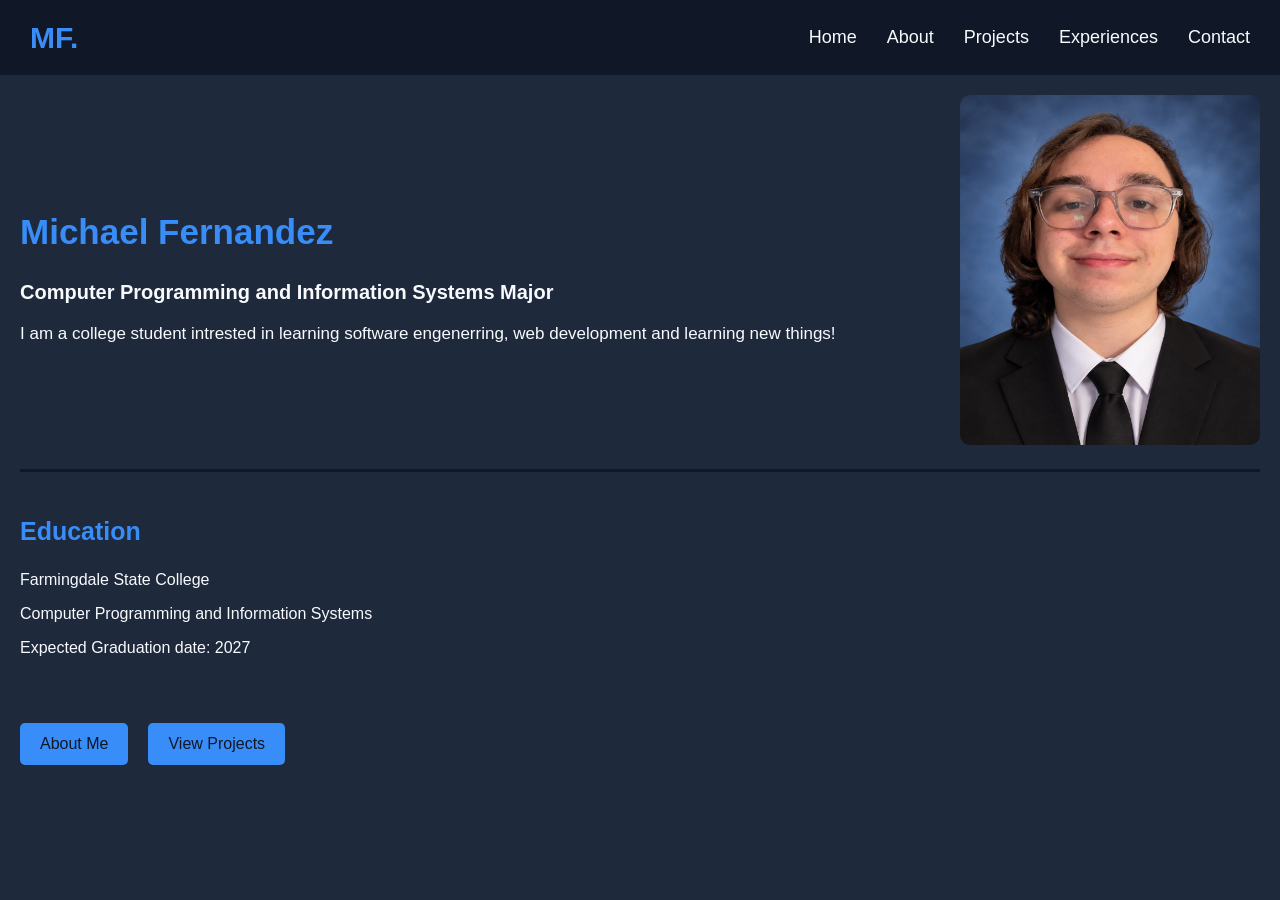
<file: index.html>
<!DOCTYPE html>
<html lang="en">
<head>
    <meta charset="UTF-8">
    <meta name="viewport" content="width=device-width, initial-scale=1.0">
    <title>Michael Fernandez's Portfolio</title>
    <!-- Link your CSS file below -->
    <link rel="stylesheet" href="styles.css">
</head>
<body>
     <!-- Navigation bar used to move between the five portfolio pages -->
    <nav class = "navBar" >  
        <ul>
            <li class = "logo">MF.</li>
            <li> <a href="index.html">Home</a></li>
            <li><a href = "about.html">About</a></li>
            <li><a href = "projects.html">Projects</a></li>    
            <li><a href = "experiences.html">Experiences</a></li>    
            <li><a href = "contact.html">Contact</a></li>    
        </ul>    
    </nav>

    <!-- Main content of the homepage -->
    <main>
    <!-- A little introduction about myself-->
     <section class = "intro">
        <div class = "introText">
            <h1 class = "title">Michael Fernandez</h1>
            <h3>Computer Programming and Information Systems Major</h3>
            <p>I am a college student intrested in learning software engenerring, web development and learning new things!</p>
        </div>

        <!-- A professional photo of myself-->
        <div class = "yearbookPhoto">
            <img src = "images/yearbookPhoto.png" alt ="photo of me" width = "300" height = "350">
        </div>
     </section>
     
     <!-- A small section for my education-->
     <section class = "education">
        <h3> Education</h3>
        <p>Farmingdale State College</p>
        <p>Computer Programming and Information Systems</p>
        <p>Expected Graduation date: 2027</p>
    </section>

    <!-- Buttons that link to other pages-->
    <section class="buttons">
        <a href="about.html" class="button">About Me</a>
        <a href="projects.html" class="button">View Projects</a>
    </section>
    <!-- Link your JS file below -->
    <script src="script.js"></script>
    </main>
</body>
</html>
</file>
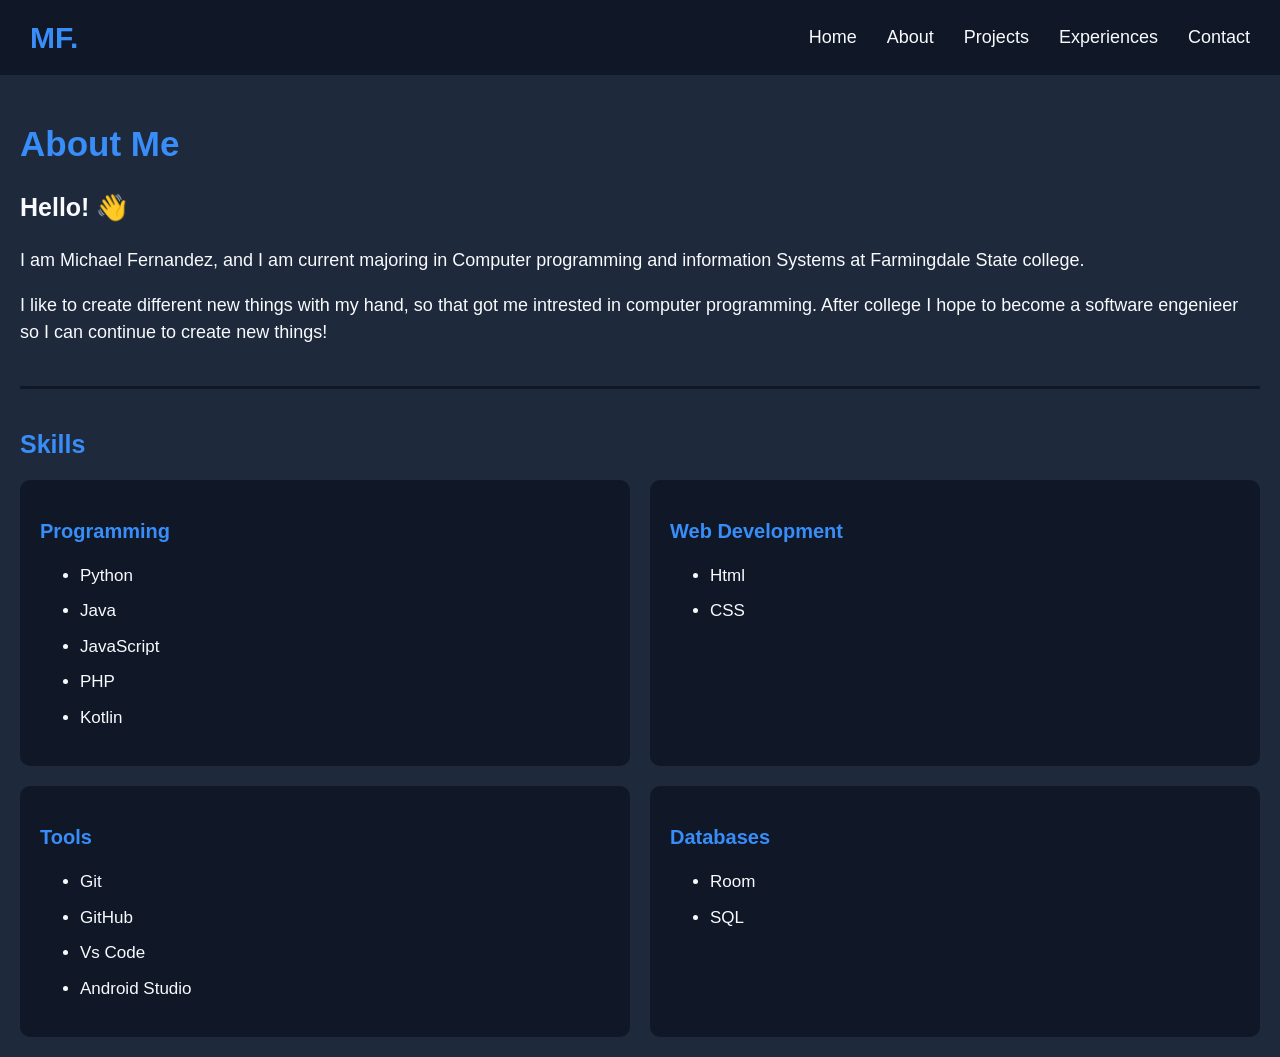
<file: about.html>
<!DOCTYPE html>
<html lang="en">
<head>
    <meta charset="UTF-8">
    <meta name="viewport" content="width=device-width, initial-scale=1.0">
    <title>Michael Fernandez's Portfolio</title>
    <!-- Link your CSS file below -->
    <link rel="stylesheet" href="styles.css">
</head>
<body>
     <!-- Navigation bar used to move between the five portfolio pages -->
     <nav class = "navBar" >  
        <ul>
            <li class = logo>MF.</li>
            <li> <a href="index.html">Home</a></li>
            <li><a href = "about.html">About</a></li>
            <li><a href = "projects.html">Projects</a></li>    
            <li><a href = "experiences.html">Experiences</a></li>    
            <li><a href = "contact.html">Contact</a></li>    
        </ul>    
    </nav>

    <!-- Main content of the About page -->
    <main>

    <!-- Introduction about myself -->
     <section class="aboutMe">
        <h1 class = "title">About Me</h1>
        <h3>Hello! 👋</h3>
        <p>I am Michael Fernandez, and I am current majoring in Computer programming and information Systems at Farmingdale State college.</p> 
        <p>I like to create different 
            new things with my hand, so that got me intrested in computer programming. After college I hope to become a software engenieer so I can continue to create 
            new things!
        </p>
    </section>

    <!-- Section that highlight my skills in cards -->
    <section class = "skills">
        
        <h2>Skills</h2>

        <div class = "skillsContainer">
            <!-- Card for my Programming skills -->
            <div class = "skillsCategory">
                <h3>Programming</h3>
                <ul>
                    <li>Python</li>
                    <li>Java</li>
                    <li>JavaScript</li>
                    <li>PHP</li>
                    <li>Kotlin</li>
                </ul>
            </div>
        
            <!-- Card for my Webdev Skills -->
        <div class = "skillsCategory">
                <h3>Web Development</h3>
                <ul>
                    <li>Html</li>
                    <li>CSS</li>
                </ul>
            </div>
        
            <!-- Card for tools I have used -->
        <div class = "skillsCategory">
                <h3>Tools</h3>
                <ul>
                    <li>Git</li>
                    <li>GitHub</li>
                    <li>Vs Code</li>
                    <li>Android Studio</li>
                </ul>
            </div>
        
            <!-- Card for databases I have used -->
        <div class = "skillsCategory">
                <h3>Databases</h3>
                <ul>
                    <li>Room</li>
                    <li>SQL</li>
                </ul>
            </div>
        </div>
    
    </section>
    </main>
    <!-- Link your JS file below -->
    <script src="script.js"></script>
    
</body>
</html>
</file>
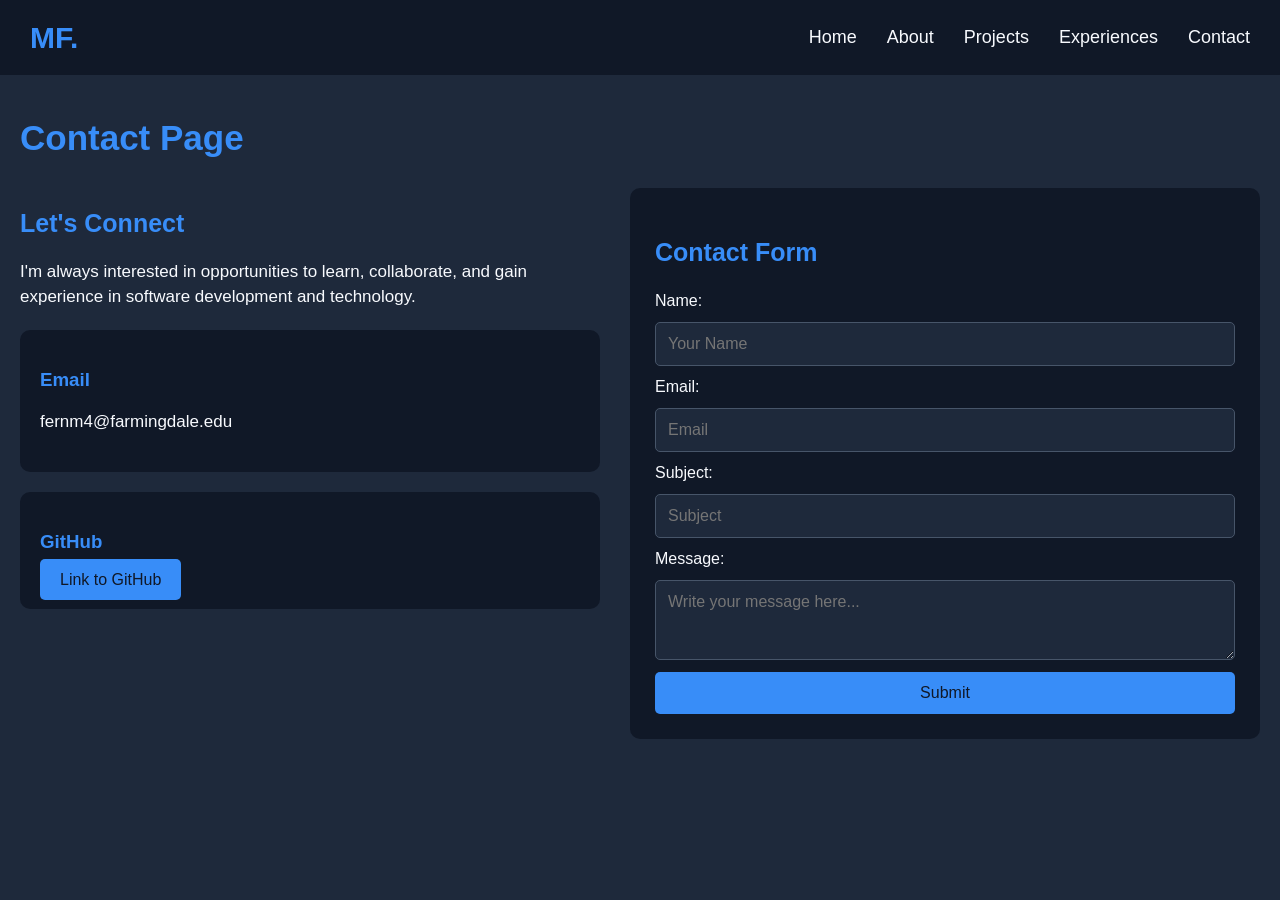
<file: contact.html>
<!DOCTYPE html>
<html lang="en">
<head>
    <meta charset="UTF-8">
    <meta name="viewport" content="width=device-width, initial-scale=1.0">
    <title>Michael Fernandez's Portfolio</title>
    <!-- Link your CSS file below -->
    <link rel="stylesheet" href="styles.css">
</head>
<body>
     <!-- Navigation bar used to move between the five portfolio pages -->
     <nav class = "navBar" >  
        <ul>
            <li class = logo>MF.</li>
            <li> <a href="index.html">Home</a></li>
            <li><a href = "about.html">About</a></li>
            <li><a href = "projects.html">Projects</a></li>    
            <li><a href = "experiences.html">Experiences</a></li>    
            <li><a href = "contact.html">Contact</a></li>    
        </ul>    
    </nav>

    <!-- Main content of the Contact page -->
    <main>

    <h1 class = "title">Contact Page</h1>

    <section class = "contactContainer">
        <!-- displays short intro about me  -->
        <div class = contactInfo>

            <h2>Let's Connect</h2>
            <p>I'm always interested in opportunities to learn, collaborate, and gain experience in software development and technology.</p>
        
        <!-- Card for my email -->
        <div class = "contactCard">

            <h3>Email</h3>
            <p>fernm4@farmingdale.edu</p>
        </div>
        <!-- Card for my GitHub link -->
        <div class = "contactCard">
            <h3>GitHub</h3>
            <a class = "button" href = "https://github.com/fernm4-hash" target="_blank" rel="noopener noreferrer"> Link to GitHub</a>
        </div>

        </div>


        <!-- Contact Form Section -->
        <section class = "contactFormSection">
            <h3>Contact Form</h3>
            <form class = "contactForm">

                <!-- Place where users can leave their name -->
                <label for="name">Name:</label>
                <input type="text" id="name" name="name" placeholder="Your Name" required>

                <!-- Email Line -->
                <label for="email">Email:</label>
                <input type="email" id="email" name="email" placeholder="Email" required>

                <!-- Subject Line -->
                <label for = "subject">Subject:</label>
                <input type="text" id="subject" name="subject" placeholder="Subject" required>

                <!-- Text area where users can write their message -->
                <label for = "message">Message:</label>
                <textarea name = "message" id = "message" cols = "50" rows = "3" placeholder="Write your message here..." required></textarea>

                <!-- submit button -->
                <button type = "submit">Submit</button>
            </form>
        </section>
    </section>
    </main>

    <!-- Link your JS file below and handles the form submission -->
    <script src="script.js"></script>
    
</body>
</html>
</file>
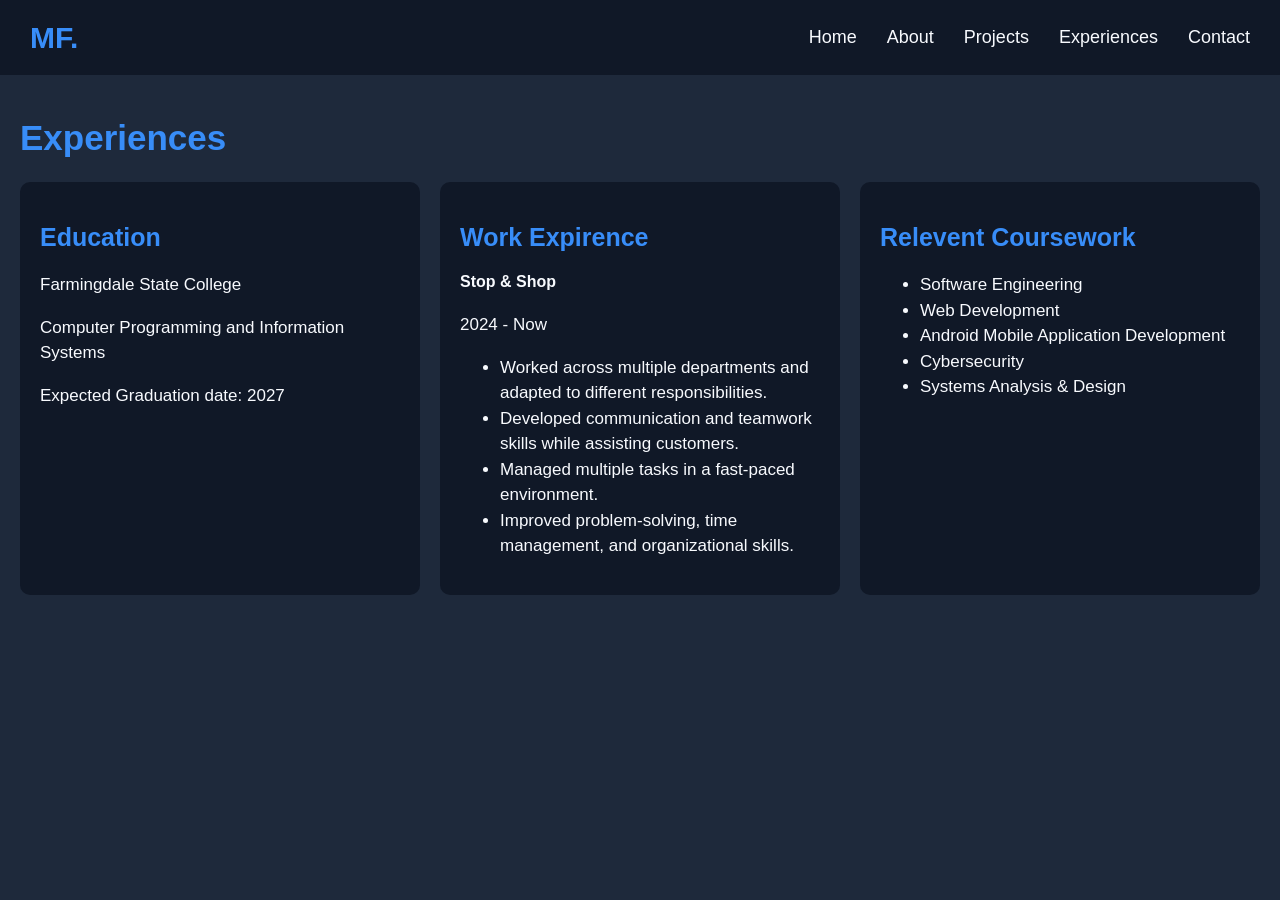
<file: experiences.html>
<!DOCTYPE html>
<html lang="en">
<head>
    <meta charset="UTF-8">
    <meta name="viewport" content="width=device-width, initial-scale=1.0">
    <title>Michael Fernandez's Portfolio</title>
    <!-- Link your CSS file below -->
    <link rel="stylesheet" href="styles.css">
</head>
<body>
     <!-- Navigation bar used to move between the five portfolio pages -->
     <nav class = "navBar" >  
        <ul>
            <li class = logo>MF.</li>
            <li> <a href="index.html">Home</a></li>
            <li><a href = "about.html">About</a></li>
            <li><a href = "projects.html">Projects</a></li>    
            <li><a href = "experiences.html">Experiences</a></li>    
            <li><a href = "contact.html">Contact</a></li>    
        </ul>    
    </nav>

    <!-- Main content of the experience page -->
    <main>

    
    <h1 class = "title">Experiences</h1>
        <!-- Cards for different expirences I want to showcase -->
    <section class = "expirence">

        <!-- Card for my Education -->
        <div class = expirCard>
            <h2> Education</h2>
            <p> Farmingdale State College</p>
            <p>Computer Programming and Information Systems</p>
            <p>Expected Graduation date: 2027</p>
        </div>

        <!-- Card for my work Experiences  -->
        <div class = expirCard>
            <h2>Work Expirence</h2>
            <h4>Stop & Shop</h4>
            <p>2024 - Now</p>
            <ul>
                <li>Worked across multiple departments and adapted to different responsibilities.</li>
                <li>Developed communication and teamwork skills while assisting customers.</li>
                <li>Managed multiple tasks in a fast-paced environment.</li>
                <li>Improved problem-solving, time management, and organizational skills.</li>
            </ul>
        </div>

        <!-- Card for releveant Coursework -->
        <div class = expirCard>
            <h2>Relevent Coursework</h2>
            <ul>
                <li>Software Engineering</li>
                <li>Web Development</li>
                <li>Android Mobile Application Development</li>
                <li>Cybersecurity</li>
                <li>Systems Analysis & Design</li>
            </ul>
        </div>
    </section>
    </main>

    <!-- Link your JS file below -->
    <script src="script.js"></script>
    
</body>
</html>
</file>
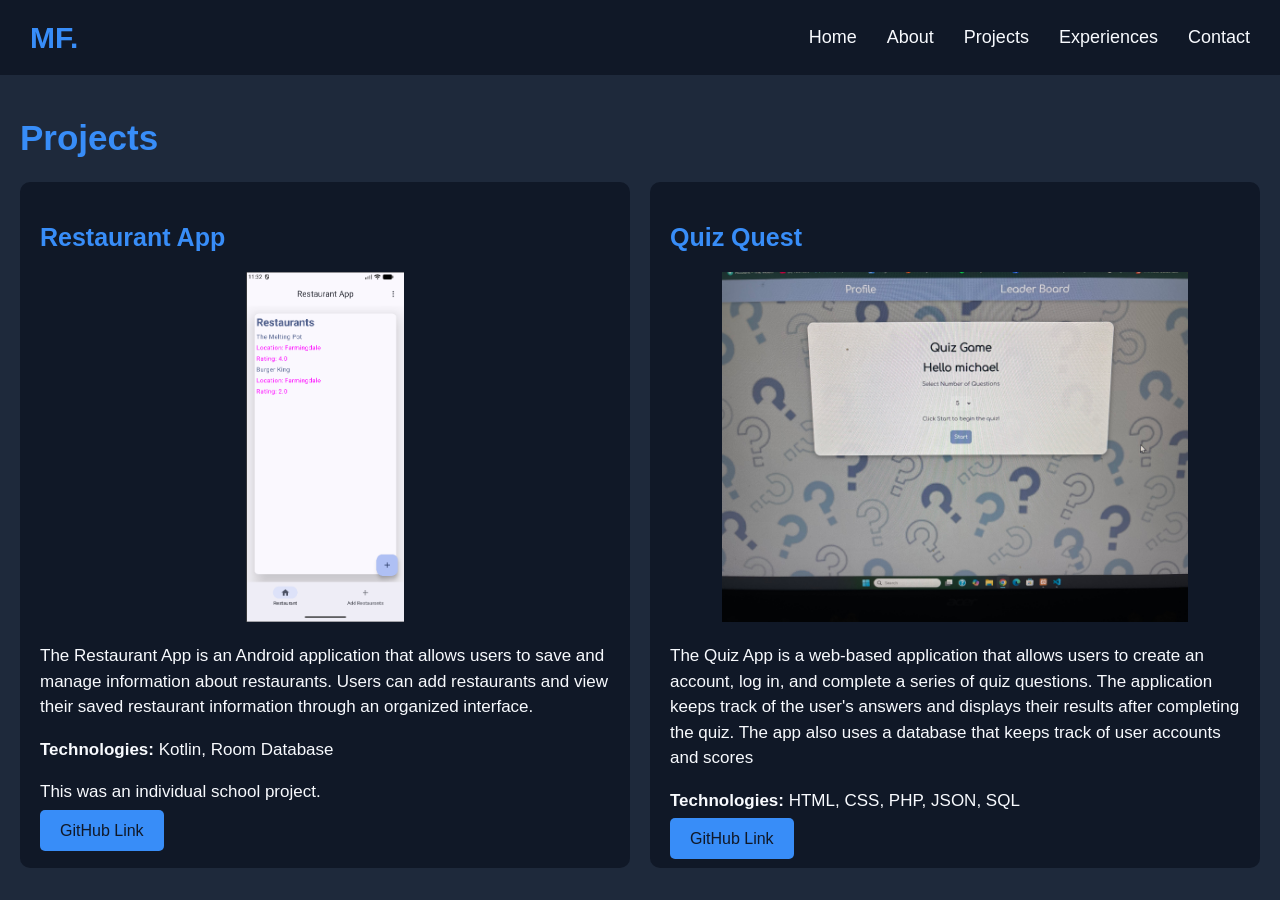
<file: projects.html>
<!DOCTYPE html>
<html lang="en">
<head>
    <meta charset="UTF-8">
    <meta name="viewport" content="width=device-width, initial-scale=1.0">
    <title>Michael Fernandez's Portfolio</title>
    <!-- Link your CSS file below -->
    <link rel="stylesheet" href="styles.css">
</head>
<body>
     <!-- Navigation bar used to move between the five portfolio pages -->
     <nav class = "navBar" >  
        <ul>
            <li class = logo>MF.</li>
            <li> <a href="index.html">Home</a></li>
            <li><a href = "about.html">About</a></li>
            <li><a href = "projects.html">Projects</a></li>    
            <li><a href = "experiences.html">Experiences</a></li>    
            <li><a href = "contact.html">Contact</a></li>    
        </ul>    
    </nav>

    <!-- Main content of the projects page -->
    <main>

        <h1 class = "title">Projects</h1>
        <!-- Section for the projects I want to highlight  -->
        <section class = "projectsContainer">

                <!-- Card for project 1: Restaurant App-->
                <div class = "projectCard">

                <h2>Restaurant App</h2>
                <img src = "images/resturantapp.png" alt = "resturant app screenshot" width = 400 px height = 550 px> 

                <!-- Description-->
                <p>The Restaurant App is an Android application that allows users to save and manage information about restaurants. 
                Users can add restaurants and view their saved restaurant information through an organized interface.</p> 

                <!-- Tools I used to make it-->
                <p><strong>Technologies:</strong> Kotlin, Room Database</p>
                <p>This was an individual school project.</p>

                <!-- Button to GitHub Repo-->
                <a href = "https://github.com/fernm4-hash/Restaurant-App" target="_blank" rel="noopener noreferrer" class = "button"> GitHub Link</a>
            </div>
            
            <!-- Card for project 2: Quiz Quest-->
            <div class = "projectCard">

            <h2>Quiz Quest</h2>
            <img src = "images/quizquest.jpeg" alt = "quiz app screenshot" width = 400px height = 400 px>

            <!-- Description-->
            <p>The Quiz App is a web-based application that allows users to create an account, log in, and complete a series of quiz questions. 
            The application keeps track of the user's answers and displays their results after completing the quiz. The app also
            uses a database that keeps track of user accounts and scores</p>

            <!-- Tools I used to make it-->
            <p><strong>Technologies:</strong> HTML, CSS, PHP, JSON, SQL</p>

            <!-- Button to GitHub Repo-->
            <a href = "https://github.com/fernm4-hash/Project-2-Quiz-app" target="_blank" rel="noopener noreferrer" class = "button"> GitHub Link</a>
            </div>
        </section>
    </main>
    <!-- Link your JS file below -->
    <script src="script.js"></script>
     
</body>
</html>
</file>
<file: styles.css>
/*  Used to style all the pages*/

main{
  max-width: 1400px;
  margin: auto;
  padding: 20px;
}

body{
    background-color: #1E293B;
    margin: 0;
    font-family: Arial, sans-serif;
    color: #F8FAFE;
}

.button{
    background-color:#388df8;
    color:#101827;
    text-decoration: none;
    border-radius: 5px;
    padding: 12px 20px;
    transition: 0.3s ease;
}

.button:hover{
    color: #F8FAFE;
    background-color: #2563EB;
}

.title{
    color: #388df8;
    font-size: 35px;
}

/*  Styles the nav bar across all the pages*/
nav{
    background-color: #101827;
    
}

.navBar ul{
  
  display: flex;
  justify-content: flex-start;
  align-items: center;
  flex-direction: row;
  list-style: none;
  margin: 0px;
  padding: 15px 30px;
  gap: 30px;
}

.navBar a {
  color: #F8FAFE;
  font-size: 18px;
  text-decoration: none;
  transition: 0.5s;
}
.navBar a:visited {
  color: #F8FAFE;
}
.navBar a:hover {
  color: #388df8;
}

.navBar .logo{
    font-size: 30px;
    color: #388df8;
    font-weight: bold;
    margin-right: auto;
}

/*  Styles the homepage*/

.intro{
    display: flex;
    justify-content: space-between;
    align-items: center;
    gap: 40px;
}

.intro h3{
    font-size: 20px;
}

.intro p {
    font-size: 17px;
}

.yearbookPhoto img {
    border-radius: 10px;
}

.education{
    margin-top: 20px;
    border-top: 3px solid #101827;
    padding: 20px 0px;
    
}

.education h3{
    font-size: 25px;
    color: #388df8;
}

.buttons{
    display: flex;
    gap: 20px;
    margin-top: 30px;
}

/*  Styles the  about page*/


.aboutMe h3{
    font-size: 25px;
}

.aboutMe p{
    font-size: 18px;
    line-height: 1.5;
}

.skills{
    margin-top: 40px;
    border-top: 3px solid #101827;
    padding-top: 20px;
}

.skills h2{
    color: #388df8;
    font-size: 25px;
}

.skillsContainer{
    display: flex;
    flex-wrap: wrap;
    gap: 20px;
}

.skillsCategory{
    background-color: #101827;
    padding: 20px;
    border-radius: 10px;
    flex: 1 1 40%;
    transition: 0.3s ease;
    
}

.skillsCategory:hover {
    background-color: #334155;
}

.skillsCategory h3{
    color:#388df8 ;
    font-size: 20px;
}

.skillsCategory li {
    margin-bottom: 10px;
}

/*  Styles the project page*/

.projectsContainer{
    display: flex;
    flex-wrap: wrap;
    gap: 20px;
}

.projectCard{
    background-color: #101827;
    padding: 20px;
    border-radius: 10px;
    flex: 1 1 40%;
    transition: 0.3s ease;

}

.projectCard img {
    width: 100%;
    height: 350px;
    object-fit: contain;
    border-radius: 10px;
}

.projectCard p {
    font-size: 17px;
    line-height: 1.5;
    color: #F8FAFE;
}

.projectCard h2{
    font-size: 25px;
    color: #388df8;
}

.projectCard:hover {
    background-color: #334155;
}

/*  Styles the experience page*/

.expirence{
    display: flex;
    gap: 20px;
}

.expirCard{
    background-color: #101827;
    padding: 20px;
    border-radius: 10px;
    flex: 1 1 40%;
    transition: 0.3s ease;
}

.expirCard:hover{
    background-color: #334155;
}

.expirCard h2 {
    font-size: 25px;
    color: #388df8;
}

.expirCard p, li {
    font-size: 17px;
    line-height: 1.5;
    color: #F8FAFE;
}

/*  Styles the contact page*/

.contactContainer {
    display: flex;
    gap: 30px;
    margin-top: 30px;
}

.contactInfo,
.contactFormSection {
    flex: 1;
}

.contactInfo h2,
.contactFormSection h2 {
    color: #388df8;
    font-size: 25px;
}

.contactInfo p {
    font-size: 17px;
    line-height: 1.5;
}

.contactCard {
    background-color: #101827;
    padding: 20px;
    border-radius: 10px;
    margin-top: 20px;
}

.contactCard h3 {
    color: #388df8;
}

.contactFormSection {
    background-color: #101827;
    padding: 25px;
    border-radius: 10px;
}

.contactForm {
    display: flex;
    flex-direction: column;
    gap: 12px;
}

/*  Styles the contact form */

.contactForm input,
.contactForm textarea {
    background-color: #1E293B;
    color: #F8FAFC;
    border: 1px solid #475569;
    border-radius: 5px;
    padding: 12px;
    font-size: 16px;
    font-family: Arial, sans-serif;
}

.contactForm input:focus,
.contactForm textarea:focus {
    outline: 2px solid #388df8;
}

.contactForm button {
    background-color: #388df8;
    color: #101827;
    padding: 12px 20px;
    border: none;
    border-radius: 5px;
    font-size: 16px;
    cursor: pointer;
    transition: 0.3s;
}

.contactForm button:hover {
    background-color: #2563EB;
    color: #F8FAFC;
}

.contactFormSection h3 {
    color: #388df8;
    font-size: 25px;
}
</file>
